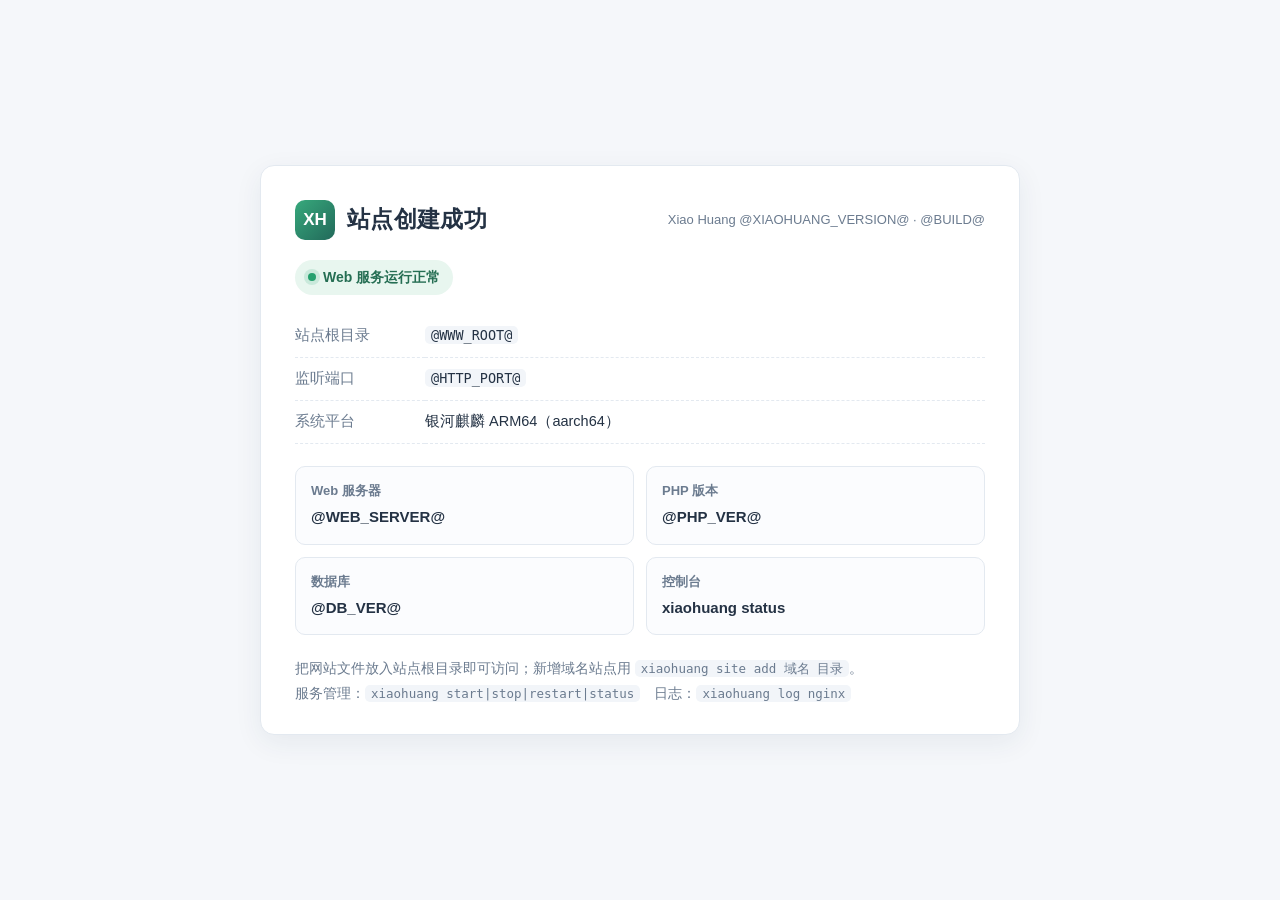
<file: kylin-arm64/src/www/index.html>
<!DOCTYPE html>
<html lang="zh-CN">
<head>
<meta charset="utf-8">
<meta name="viewport" content="width=device-width, initial-scale=1">
<title>站点创建成功 - Xiao Huang @XIAOHUANG_VERSION@</title>
<style>
  :root{
    --bg:#f5f7fa; --card:#ffffff; --pri:#2f8f6b; --pri-d:#256e53;
    --txt:#243244; --sub:#6b7b8f; --line:#e3e9f0;
  }
  *{box-sizing:border-box}
  body{
    margin:0; min-height:100vh; background:var(--bg); color:var(--txt);
    font:16px/1.65 -apple-system,BlinkMacSystemFont,"Segoe UI","Noto Sans CJK SC","WenQuanYi Micro Hei","Microsoft Yahei",sans-serif;
    display:flex; align-items:center; justify-content:center; padding:24px;
  }
  .wrap{width:100%; max-width:760px}
  .card{background:var(--card); border:1px solid var(--line); border-radius:14px; padding:34px 34px 28px; box-shadow:0 8px 28px rgba(35,60,90,.07)}
  .brand{display:flex; align-items:center; gap:12px; margin-bottom:6px}
  .logo{width:40px;height:40px;border-radius:10px;background:linear-gradient(135deg,#37a97c,#22695a);display:flex;align-items:center;justify-content:center;color:#fff;font-weight:700;font-size:17px}
  h1{font-size:23px; margin:0; letter-spacing:.3px}
  .ver{font-size:13px; color:var(--sub); margin-left:auto; white-space:nowrap}
  .ok{display:inline-flex;align-items:center;gap:7px;margin:14px 0 20px;padding:6px 13px;border-radius:999px;background:#e8f6ef;color:var(--pri-d);font-size:14px;font-weight:600}
  .dot{width:8px;height:8px;border-radius:50%;background:#25a06e;box-shadow:0 0 0 4px rgba(37,160,110,.16)}
  table{width:100%; border-collapse:collapse; font-size:14.5px}
  td{padding:9px 0; border-bottom:1px dashed var(--line); vertical-align:top}
  td.k{color:var(--sub); width:130px; white-space:nowrap}
  code{font-family:"JetBrains Mono",Consolas,monospace; font-size:13.5px; background:#f2f5f9; padding:1px 6px; border-radius:5px}
  .grid{display:grid; grid-template-columns:repeat(2,minmax(0,1fr)); gap:12px; margin-top:22px}
  .box{border:1px solid var(--line); border-radius:10px; padding:13px 15px; background:#fbfcfe}
  .box b{display:block;font-size:13px;color:var(--sub);font-weight:600;margin-bottom:3px}
  .box span{font-size:15px;font-weight:600}
  .tip{margin-top:22px; font-size:13.5px; color:var(--sub); line-height:1.8}
  .tip code{font-size:12.5px}
  @media (max-width:560px){
    .card{padding:24px 18px 20px}
    h1{font-size:19px}
    .grid{grid-template-columns:1fr}
    .ver{margin-left:0;width:100%}
    .brand{flex-wrap:wrap}
  }
</style>
</head>
<body>
<div class="wrap">
  <div class="card">
    <div class="brand">
      <div class="logo">XH</div>
      <h1>站点创建成功</h1>
      <div class="ver">Xiao Huang @XIAOHUANG_VERSION@ · @BUILD@</div>
    </div>
    <div class="ok"><span class="dot"></span>Web 服务运行正常</div>

    <table>
      <tr><td class="k">站点根目录</td><td><code>@WWW_ROOT@</code></td></tr>
      <tr><td class="k">监听端口</td><td><code>@HTTP_PORT@</code></td></tr>
      <tr><td class="k">系统平台</td><td>银河麒麟 ARM64（aarch64）</td></tr>
    </table>

    <div class="grid">
      <div class="box"><b>Web 服务器</b><span>@WEB_SERVER@</span></div>
      <div class="box"><b>PHP 版本</b><span>@PHP_VER@</span></div>
      <div class="box"><b>数据库</b><span>@DB_VER@</span></div>
      <div class="box"><b>控制台</b><span>xiaohuang status</span></div>
    </div>

    <div class="tip">
      把网站文件放入站点根目录即可访问；新增域名站点用
      <code>xiaohuang site add 域名 目录</code>。<br>
      服务管理：<code>xiaohuang start|stop|restart|status</code>　日志：<code>xiaohuang log nginx</code>
    </div>
  </div>
</div>
</body>
</html>
</file>
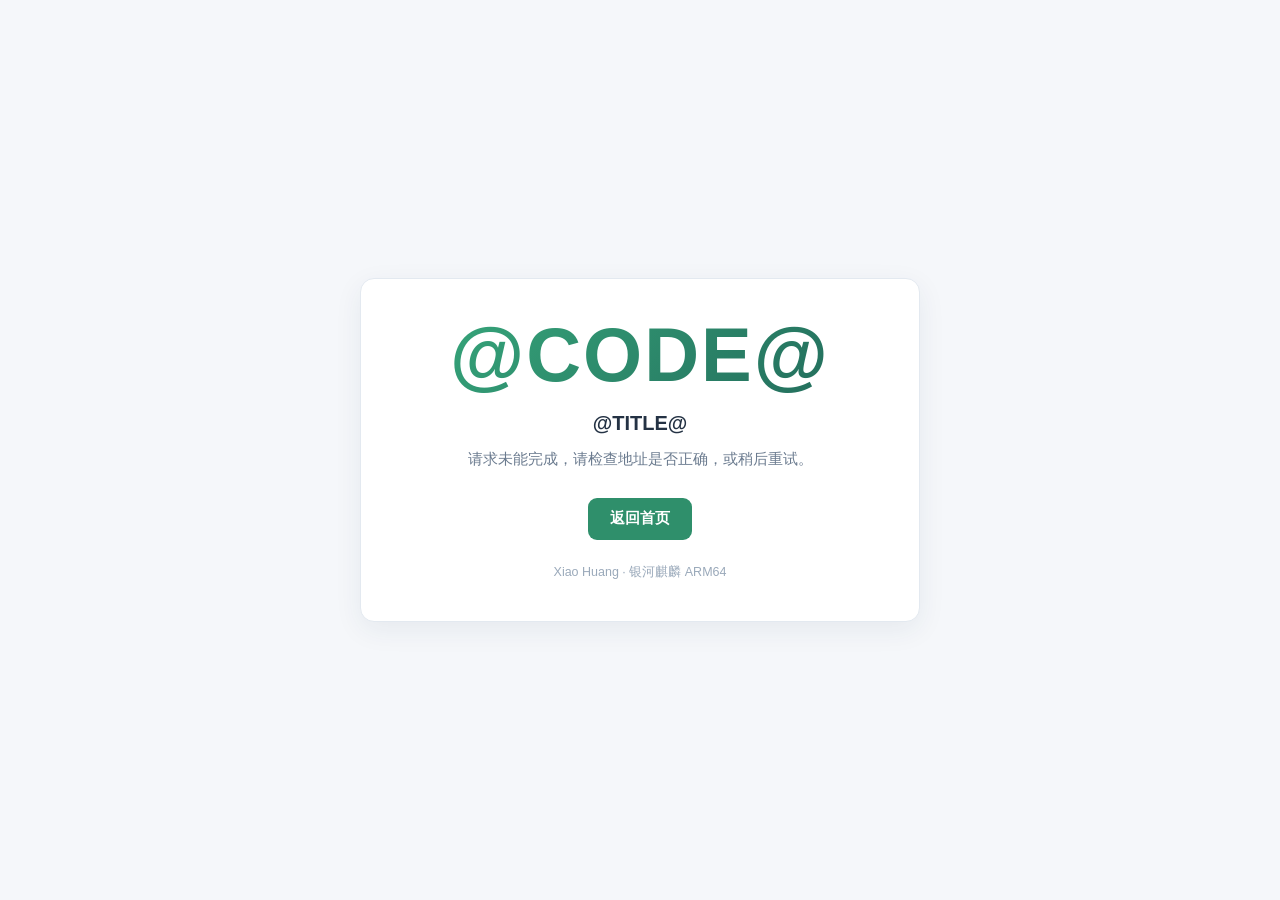
<file: kylin-arm64/src/www/error/_template.html>
<!DOCTYPE html>
<html lang="zh-CN">
<head>
<meta charset="utf-8">
<meta name="viewport" content="width=device-width, initial-scale=1">
<title>@CODE@ @TITLE@ - Xiao Huang</title>
<style>
  :root{--bg:#f5f7fa;--card:#fff;--pri:#2f8f6b;--txt:#243244;--sub:#6b7b8f;--line:#e3e9f0}
  *{box-sizing:border-box}
  body{margin:0;min-height:100vh;background:var(--bg);color:var(--txt);
       font:16px/1.65 -apple-system,BlinkMacSystemFont,"Segoe UI","Noto Sans CJK SC","WenQuanYi Micro Hei","Microsoft Yahei",sans-serif;
       display:flex;align-items:center;justify-content:center;padding:24px}
  .card{background:var(--card);border:1px solid var(--line);border-radius:14px;padding:38px 40px;max-width:560px;width:100%;
        box-shadow:0 8px 28px rgba(35,60,90,.07);text-align:center}
  .code{font-size:76px;font-weight:800;line-height:1;letter-spacing:2px;
        background:linear-gradient(135deg,#37a97c,#22695a);-webkit-background-clip:text;background-clip:text;color:transparent}
  .title{font-size:20px;font-weight:600;margin:14px 0 8px}
  .desc{font-size:14.5px;color:var(--sub);margin:0 0 26px}
  a.btn{display:inline-block;padding:9px 22px;border-radius:9px;background:var(--pri);color:#fff;text-decoration:none;font-size:14.5px;font-weight:600}
  a.btn:hover{filter:brightness(1.06)}
  .foot{margin-top:22px;font-size:12.5px;color:#9aa9ba}
  @media (max-width:480px){.card{padding:28px 20px}.code{font-size:56px}}
</style>
</head>
<body>
  <div class="card">
    <div class="code">@CODE@</div>
    <div class="title">@TITLE@</div>
    <p class="desc">请求未能完成，请检查地址是否正确，或稍后重试。</p>
    <a class="btn" href="/">返回首页</a>
    <div class="foot">Xiao Huang · 银河麒麟 ARM64</div>
  </div>
</body>
</html>
</file>
